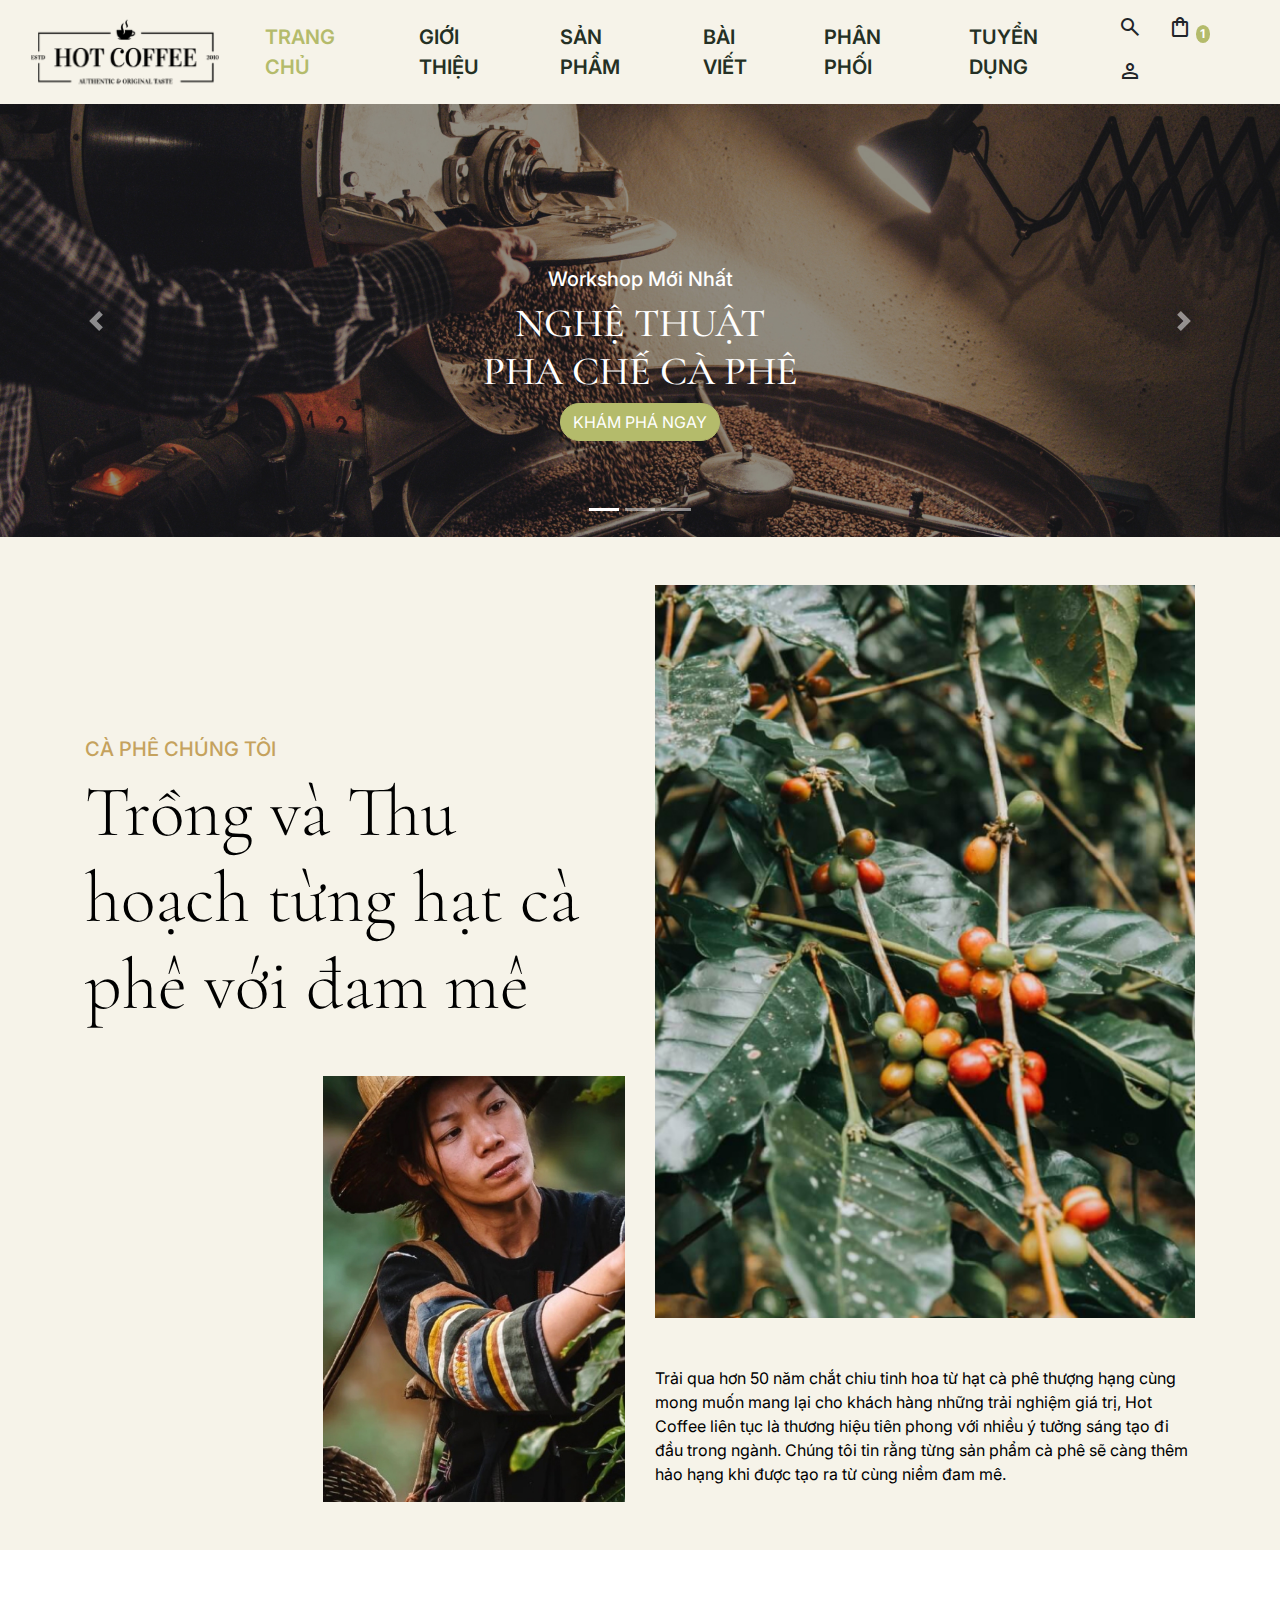
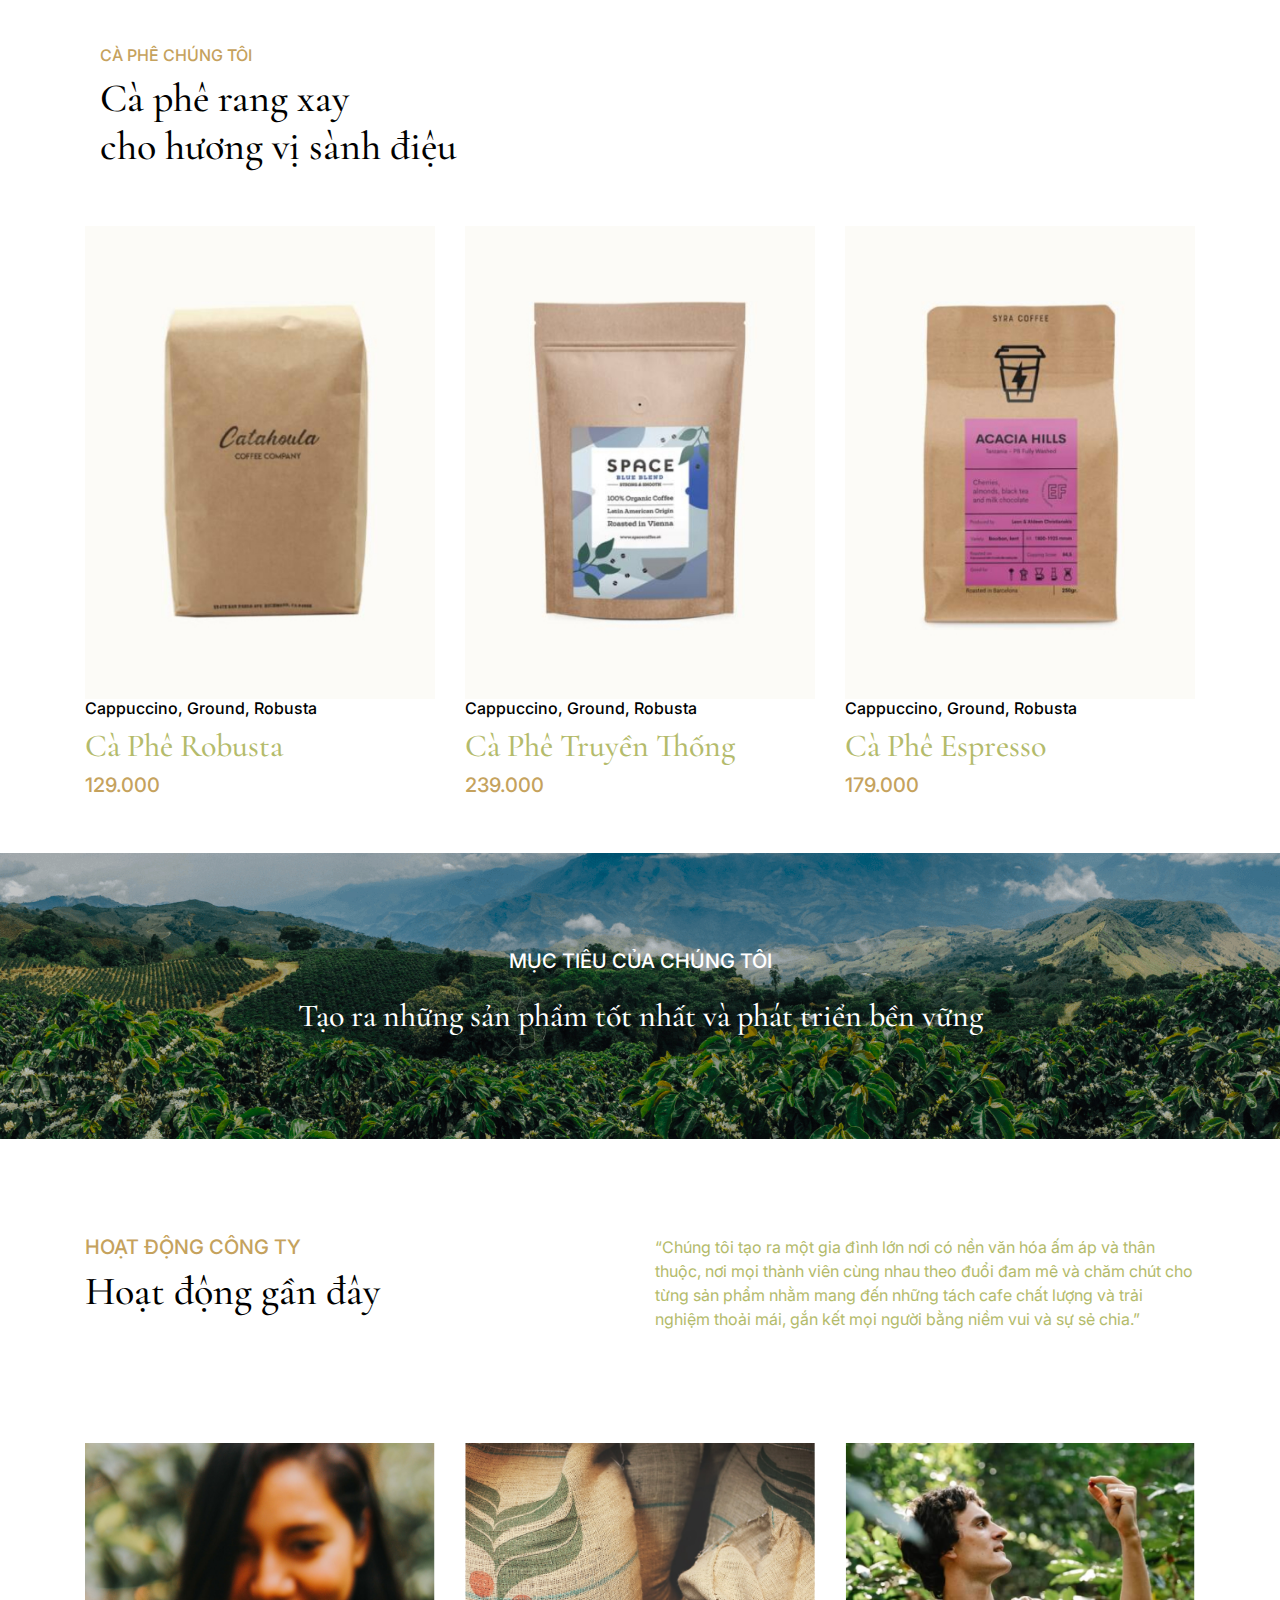
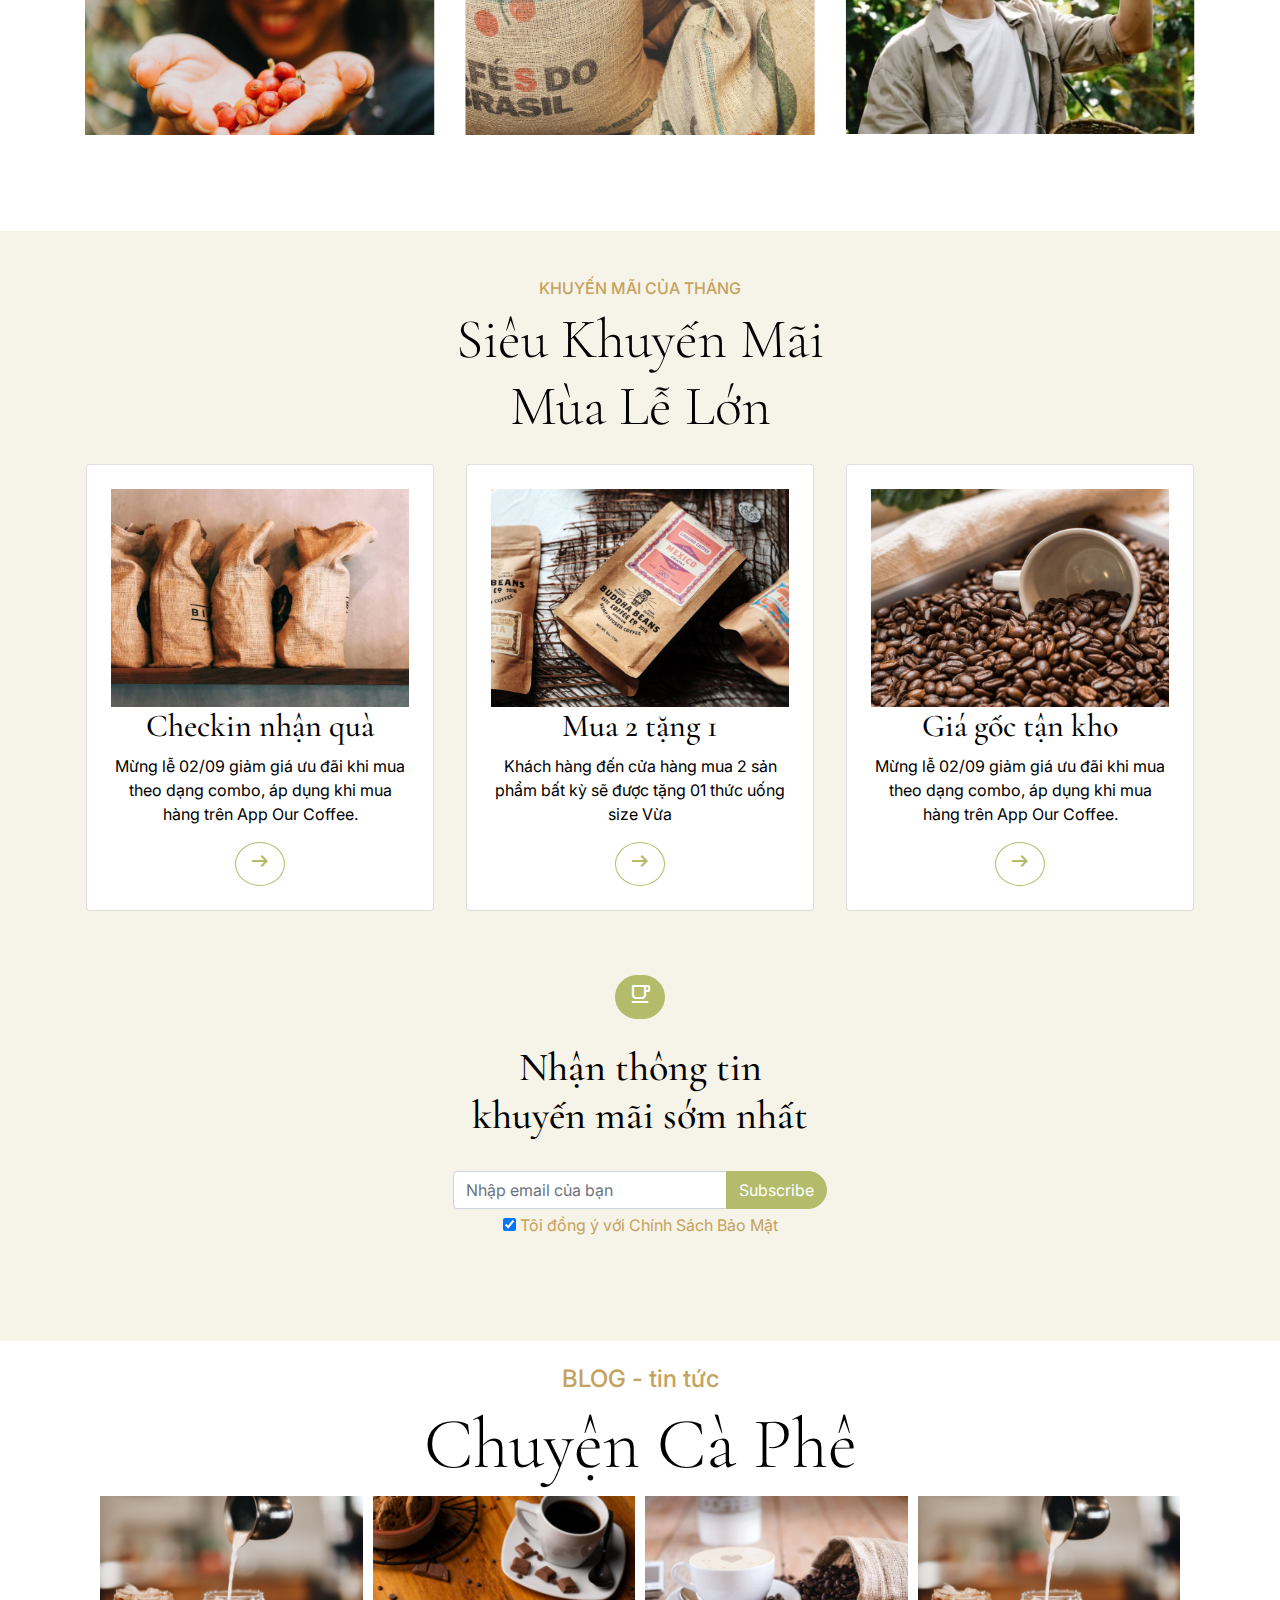
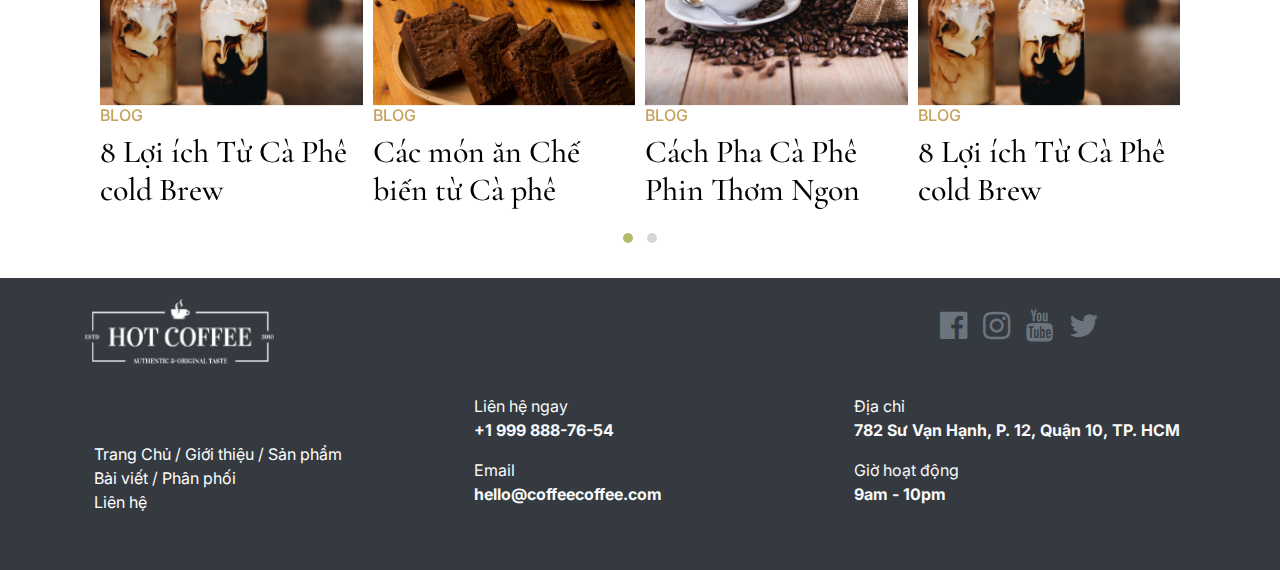
<file: index.html>
<!doctype html>
<html>
<head>
<meta charset="utf-8">
<meta http-equiv="X-UA-Compatible" content="IE=edge">
<meta name="viewport" content="width=device-width, initial-scale=1.0">
<title>hot-coffee-machquean</title>
<link href="css/bootstrap-4.4.1.css" rel="stylesheet" type="text/css">
<link rel="stylesheet" href="https://fonts.googleapis.com/css2?family=Material+Symbols+Outlined:opsz,wght,FILL,GRAD@20..48,100..700,0..1,-50..200" />
<link rel="stylesheet" href="https://cdnjs.cloudflare.com/ajax/libs/font-awesome/4.7.0/css/font-awesome.min.css" type="text/css">
<link rel="stylesheet" href="css/owl.carousel.css">
<link rel="stylesheet" href="css/owl.theme.default.css">
</head>

<body>
<nav class="navbar navbar-expand-lg navbar-light bg-secondary">
  <div class="container-fluid"> <a class="navbar-brand" href="#"><img src="images/Rectangle 114.png" alt=""></a>
    <button class="navbar-toggler" type="button" data-toggle="collapse" data-target="#navbarSupportedContent1" aria-controls="navbarSupportedContent1" aria-expanded="false" aria-label="Toggle navigation"> <span class="navbar-toggler-icon"></span> </button>
    <div class="collapse navbar-collapse" id="navbarSupportedContent1">
      <ul class="navbar-nav mx-auto">
        <li class="nav-item active"> <a class="nav-link" href="index.html">TRANG CHỦ</a> </li>
        <li class="nav-item "> <a class="nav-link" href="about.html">GIỚI THIỆU</a> </li>
        <li class="nav-item "> <a class="nav-link" href="product.html">SẢN PHẨM</a> </li>
        <li class="nav-item"> <a class="nav-link" href="BaiViet.html">BÀI VIẾT</a> </li>
        <li class="nav-item "> <a class="nav-link" href="PhanPhoi.html">PHÂN PHỐI</a> </li>
        <li class="nav-item"> <a class="nav-link" href="TuyenDung.html">TUYỂN DỤNG</a> </li>
      </ul>
      <form class="form-inline my-2 my-lg-0">
        <button class="btn my-2 my-sm-0" type="submit"> <span class="material-symbols-outlined">search</span> </button>
        <button class="btn my-2 my-sm-0" type="submit"> <span class="material-symbols-outlined">shopping_bag</span> <span class="badge badge-primary rounded-circle">1</span> </button>
        <button class="btn my-2 my-sm-0" type="submit"> <span class="material-symbols-outlined">person</span> </button>
      </form>
    </div>
  </div>
</nav>
<div id="carouselExampleIndicators1" class="carousel slide" data-ride="carousel" style="background-color: grey">
  <ol class="carousel-indicators">
    <li data-target="#carouselExampleIndicators1" data-slide-to="0" class="active"></li>
    <li data-target="#carouselExampleIndicators1" data-slide-to="1"></li>
    <li data-target="#carouselExampleIndicators1" data-slide-to="2"></li>
  </ol>
  <div class="carousel-inner" role="listbox">
    <div class="carousel-item active"> <img class="d-block mx-auto img-fluid" src="images/trangchu/Rectangle 13.jpg" alt="First slide">
      <div class="carousel-caption">
        <h5>Workshop Mới Nhất</h5>
        <h1>NGHỆ THUẬT <br>
          PHA CHẾ CÀ PHÊ</h1>
        <p><a href="" class="btn btn-primary">KHÁM PHÁ NGAY</a></p>
      </div>
    </div>
    <div class="carousel-item"> <img class="d-block mx-auto img-fluid" src="images/trangchu/Rectangle 12.jpg" alt="Second slide">
      <div class="carousel-caption">
        <h5>Chuyện Cà Phê</h5>
        <h1>THỜI ĐIỂM VÀNG <br>
          ĐỂ UỐNG CÀ PHÊ</h1>
        <p><a href="" class="btn btn-primary">KHÁM PHÁ NGAY</a></p>
      </div>
    </div>
    <div class="carousel-item"> <img class="d-block mx-auto img-fluid" src="images/trangchu/Rectangle 11.png" alt="Third slide">
      <div class="carousel-caption">
        <h5>Chương Trình Tư Vấn</h5>
        <h1>MỞ QUÁN CÀ PHÊ <br>
          VỚI MÔ HÌNH THU HÚT</h1>
        <p><a href="" class="btn btn-primary">KHÁM PHÁ NGAY</a></p>
      </div>
    </div>
  </div>
  <a class="carousel-control-prev" href="#carouselExampleIndicators1" role="button" data-slide="prev"> <span class="carousel-control-prev-icon" aria-hidden="true"></span> <span class="sr-only">Previous</span> </a> <a class="carousel-control-next" href="#carouselExampleIndicators1" role="button" data-slide="next"> <span class="carousel-control-next-icon" aria-hidden="true"></span> <span class="sr-only">Next</span> </a> </div>
<section id="vung-1" class="py-5 bg-secondary">
  <div class="bg-secondary">
    <div class="container">
      <div class="row align-items-end">
        <div class="col-md-6">
          <h5 class="text-secondary">CÀ PHÊ CHÚNG TÔI</h5>
          <h1 class="display-3">Trồng và Thu hoạch từng hạt cà phê với đam mê</h1>
          <div class="row mt-5">
            <div class="col-md-5"></div>
            <div class="col-md-7"><img src="images/trangchu/Rectangle 19.jpg" alt="" class="w-100"></div>
          </div>
        </div>
        <div class="col-md-6"> <img src="images/trangchu/Rectangle 20.jpg" alt="" class="w-100">
          <p class="mt-5">Trải qua hơn 50 năm chắt chiu tinh hoa từ hạt cà phê thượng hạng cùng mong muốn mang lại cho khách hàng những trải nghiệm giá trị, Hot Coffee liên tục là thương hiệu tiên phong với nhiều ý tưởng sáng tạo đi đầu trong ngành. Chúng tôi tin rằng từng sản phẩm cà phê sẽ càng thêm hảo hạng khi được tạo ra từ cùng niềm đam mê. </p>
        </div>
      </div>
    </div>
  </div>
</section>
<div class="container py-5">
  <div class="col-md-12 py-5">
    <h6 class="text-secondary">CÀ PHÊ CHÚNG TÔI</h6>
    <h1>Cà phê rang xay <br>
      cho hương vị sành điệu</h1>
  </div>
  <div class="row">
    <div class="col-xl-4"> <img src="images/trangchu/Rectangle 28 (1).jpg" alt="" class="img-fluid">
      <h6>Cappuccino, Ground, Robusta</h6>
      <h2 class="text-primary">Cà Phê Robusta</h2>
      <h5 class="text-secondary">129.000</h5>
    </div>
    <div class="col-md-4"> <img src="images/trangchu/Rectangle 28 (2).jpg" alt="" class="img-fluid">
      <h6>Cappuccino, Ground, Robusta</h6>
      <h2 class="text-primary">Cà Phê Truyền Thống</h2>
      <h5 class="text-secondary">239.000</h5>
    </div>
    <div class="col-md-4"> <img src="images/trangchu/Rectangle 28.jpg" alt="" class="img-fluid">
      <h6>Cappuccino, Ground, Robusta</h6>
      <h2 class="text-primary">Cà Phê Espresso</h2>
      <h5 class="text-secondary">179.000</h5>
    </div>
  </div>
</div>
<div class="py-5 text-center text-white h-100 align-items-center d-flex" style="background-image: linear-gradient(to bottom, rgba(0, 0, 0, .1), rgba(0, 0, 0, .1)), url('images/trangchu/Rectangle 42.jpg');  background-position: center center, center center;  background-size: cover, cover;  background-repeat: repeat, repeat;">
  <div class="container py-5">
    <div class="row">
      <div class="mx-auto col-lg-8 col-md-10">
        <h5 class="mb-4">MỤC TIÊU CỦA CHÚNG TÔI</h5>
        <h2>Tạo ra những sản phẩm tốt nhất và phát triển bền vững</h2>
      </div>
    </div>
  </div>
</div>
<div class="container py-5">
  <div class="row py-5">
    <div class="col-md-6">
      <h5 class="text-secondary">HOẠT ĐỘNG CÔNG TY</h5>
      <h1>Hoạt động gần đây</h1>
    </div>
    <div class="col-md-6">
      <p class="text-primary">“Chúng tôi tạo ra một gia đình lớn nơi có nền văn hóa ấm áp và thân thuộc, nơi mọi thành viên cùng nhau theo đuổi đam mê và chăm chút cho từng sản phẩm nhằm mang đến những tách cafe chất lượng và trải nghiệm thoải mái, gắn kết mọi người bằng niềm vui và sự sẻ chia.”</p>
    </div>
  </div>
  <div class="row py-5">
    <div class="col-xl-4"> <img src="images/trangchu/Rectangle 45.png" alt="" class="img-fluid"> </div>
    <div class="col-xl-4"> <img src="images/trangchu/Rectangle 45 (1).png" alt="" class="img-fluid"> </div>
    <div class="col-xl-4"> <img src= "images/trangchu/Rectangle 45 (2).png" alt="" class="img-fluid"> </div>
  </div>
</div>
<div class="py-5 text-center bg-secondary">
  <div class="col-md-12">
    <h6 class="text-secondary" align="center">KHUYẾN MÃI CỦA THÁNG</h6>
    <h1 class="display-4" align="center">Siêu Khuyến Mãi <br>
      Mùa Lễ Lớn</h1>
  </div>
  <div class="container" >
    <div class="row">
      <div class="col-lg-4 p-3">
        <div class="card">
          <div class="card-body p-4"> <img src="images/trangchu/Rectangle 48 (1).jpg" alt="" class="w-100">
            <h2>Checkin nhận quà</h2>
            <p>Mừng lễ 02/09 giảm giá ưu đãi khi mua theo dạng combo, áp dụng khi mua hàng trên App Our Coffee.</p>
            <button class="btn btn-outline-primary my-2 my-sm-0" type="submit"> <span class="material-symbols-outlined">arrow_right_alt</span> </button>
          </div>
        </div>
      </div>
      <div class="col-lg-4 p-3 col-md-6">
        <div class="card">
          <div class="card-body p-4"> <img src="images/trangchu/Rectangle 48 (2).jpg" alt="" class="w-100">
            <h2>Mua 2 tặng 1</h2>
            <p>Khách hàng đến cửa hàng mua 2 sản phẩm bất kỳ sẽ được tặng 01 thức uống size Vừa</p>
            <button class="btn btn-outline-primary my-2 my-sm-0" type="submit"> <span class="material-symbols-outlined">arrow_right_alt</span> </button>
          </div>
        </div>
      </div>
      <div class="col-lg-4 p-3 col-md-6">
        <div class="card">
          <div class="card-body p-4"> <img src="images/trangchu/Rectangle 48.jpg" alt="" class="w-100">
            <h2>Giá gốc tận kho</h2>
            <p>Mừng lễ 02/09 giảm giá ưu đãi khi mua theo dạng combo, áp dụng khi mua hàng trên App Our Coffee.</p>
            <button class="btn btn-outline-primary my-2 my-sm-0" type="submit"> <span class="material-symbols-outlined">arrow_right_alt</span> </button>
          </div>
        </div>
      </div>
    </div>
    <div class="row py-5 ">
      <div class="col-md-12">
        <button class="btn btn-primary my-2 my-sm-0" type="submit"> <span class="material-symbols-outlined">local_cafe</span> </button>
        <h1 class="py-4 ">Nhận thông tin <br>
          khuyến mãi sớm nhất</h1>
        <div class="d-flex justify-content-center">
          <form class="form-inline ">
            <div class="input-group">
              <input type="text" class="form-control" placeholder="Nhập email của bạn" >
              <div class="input-group-append">
                <button class="btn btn-primary" type="button">Subscribe</button>
              </div>
            </div>
          </form>
        </div>
        <label class="container mt-1">
          <input type="checkbox" checked="checked">
          <span class="checkmark text-secondary">Tôi đồng ý với Chính Sách Bảo Mật</span> </label>
      </div>
    </div>
  </div>
</div>
<div class="container">
  <div class="col-md-12 py-4" align="center">
    <h4 class="text-secondary">BLOG - tin tức</h4>
    <h1 class="display-3">Chuyện Cà Phê</h1>
    <div class="owl-carousel owl-theme" id="blog">
      <div class="item" align="left"> <img src="images/trangchu/Rectangle 58.png" alt="" class="w-100">
        <h6 class="text-secondary">BLOG</h6>
        <h2>8 Lợi ích Từ Cà Phê cold Brew</h2>
      </div>
      <div class="item" align="left"> <img src="images/trangchu/Rectangle 58 (1).png" alt="" class="w-100">
        <h6 class="text-secondary">BLOG</h6>
        <h2>Các món ăn Chế biến từ Cà phê</h2>
      </div>
      <div class="item" align="left"> <img src="images/trangchu/Rectangle 58 (2).png" alt="" class="w-100">
        <h6 class="text-secondary">BLOG</h6>
        <h2>Cách Pha Cà Phê Phin Thơm Ngon</h2>
      </div>
      <div class="item" align="left"> <img src="images/trangchu/Rectangle 58.png" alt="" class="w-100">
        <h6 class="text-secondary">BLOG</h6>
        <h2>8 Lợi ích Từ Cà Phê cold Brew</h2>
      </div>
      <div class="item" align="left"> <img src="images/trangchu/Rectangle 58 (1).png" alt="" class="w-100">
        <h6 class="text-secondary">BLOG</h6>
        <h2>Các món ăn Chế biến từ Cà phê</h2>
      </div>
      <div class="item" align="left"> <img src="images/trangchu/Rectangle 58 (2).png" alt="" class="w-100">
        <h6 class="text-secondary">BLOG</h6>
        <h2>Cách Pha Cà Phê Phin Thơm Ngon</h2>
      </div>
    </div>
  </div>
</div>
<footer class="py-3 bg-dark text-light">
  <div class="container">
    <div class="row ">
      <div class="col-9"> <img src="images/Rectangle 62.png" alt=""> </div>
      <div class="col-3">
        <div class="row pt-3 m-auto"> <a href="#"> <i class="d-block fa fa-facebook-official text-muted fa-2x mr-2"></i> </a> <a href="#"> <i class="d-block fa fa-instagram text-muted fa-2x mx-2"></i> </a> <a href="#"> <i class="d-block fa fa-youtube text-muted fa-2x mx-2"></i> </a> <a href="#"> <i class="d-block fa fa-twitter text-muted fa-2x mx-2"></i> </a></div>
      </div>
    </div>
    <div class="row">
      <div class="col-lg-4 col-6 p-4 mt-5">
        <ul class="list-unstyled">
          <li> <a href="#">Trang Chủ</a> / <a href="#">Giới thiệu</a> / <a href="#">Sản phẩm</a></li>
          <li> <a href="#">Bài viết</a> / <a href="#">Phân phối</a></li>
          <li> <a href="#">Liên hệ</a> </li>
        </ul>
      </div>
      <div class="col-lg-4 col-6 p-4">
        <p class="mb-0"> Liên hệ ngay </p>
        <p><b>+1 999 888-76-54</b></p>
        <p class="mb-0">Email</p>
        <p><b>hello@coffeecoffee.com </b></p>
      </div>
      <div class="col-lg-4 col-md-6 p-4">
        <p class="mb-0">Địa chỉ</p>
        <p><b>782 Sư Vạn Hạnh, P. 12, Quận 10, TP. HCM</b></p>
        <p class="mb-0">Giờ hoạt động</p>
        <p class="mb-0"><b>9am - 10pm</b></p>
      </div>
    </div>
  </div>
</footer>
<script src="js/jquery-3.4.1.min.js"></script> 
<script src="js/popper.min.js"></script> 
<script src="js/bootstrap-4.4.1.js"></script> 
<script src="js/owl.carousel.min.js"></script> 
<script src="js/custome.js"></script>
</body>
</html>
</file>
